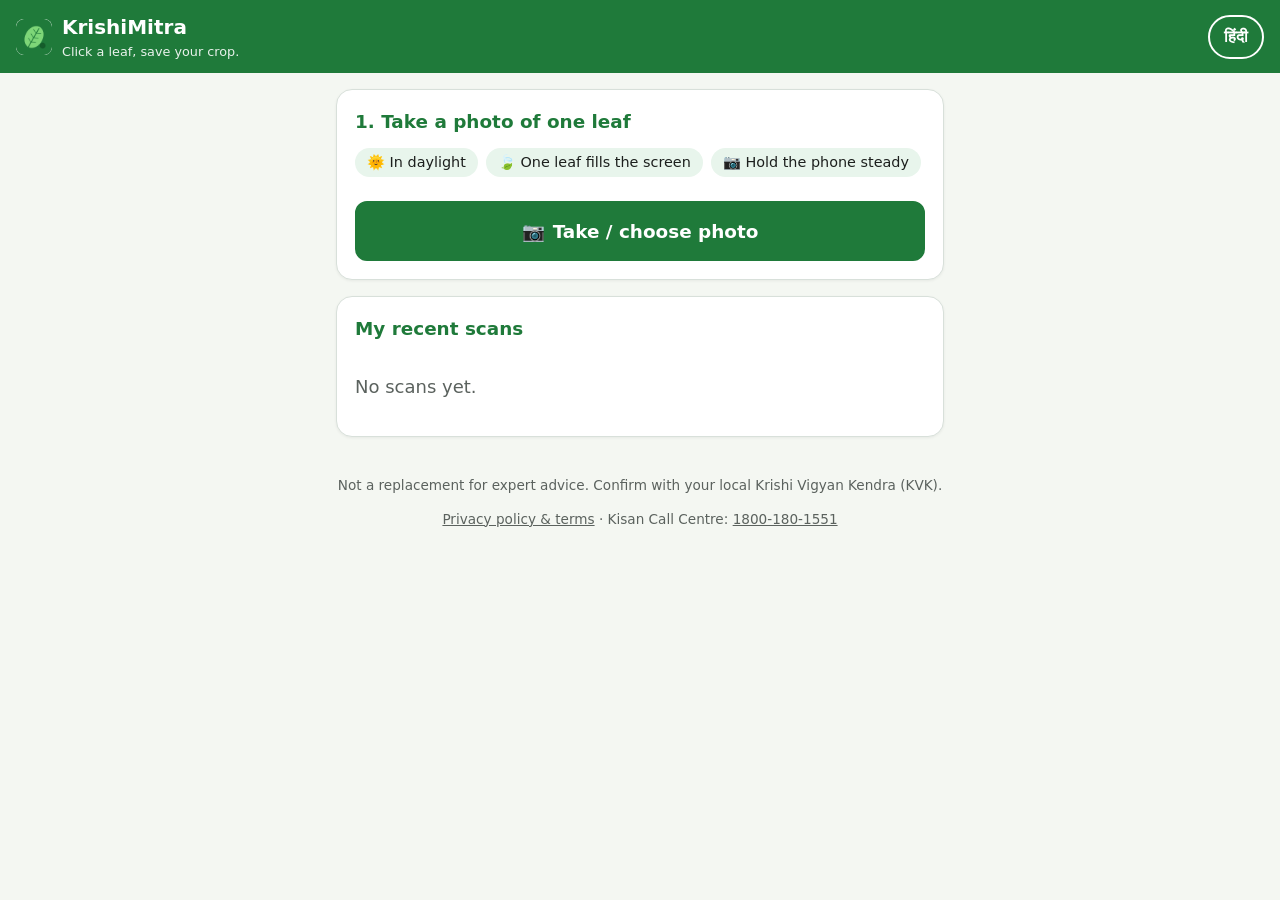
<file: web/index.html>
<!doctype html>
<html lang="en">
<head>
  <meta charset="utf-8">
  <meta name="viewport" content="width=device-width, initial-scale=1, viewport-fit=cover">
  <title>KrishiMitra – Crop Doctor</title>
  <meta name="description" content="Click a leaf, save your crop. AI crop disease detection with advice in Hindi and English.">
  <meta name="theme-color" content="#1f7a3a">
  <link rel="manifest" href="manifest.webmanifest">
  <link rel="icon" href="icons/icon-192.png" type="image/png">
  <link rel="apple-touch-icon" href="icons/apple-touch-icon.png">
  <link rel="stylesheet" href="styles.css">
</head>
<body>
  <header class="topbar">
    <div class="brand">
      <img src="icons/icon-192.png" alt="" width="36" height="36">
      <div>
        <h1>KrishiMitra</h1>
        <p class="tagline" data-i18n="tagline">Click a leaf, save your crop.</p>
      </div>
    </div>
    <button id="langBtn" class="lang-btn" type="button" aria-label="Change language">हिंदी</button>
  </header>

  <div id="offlineBanner" class="banner hidden" role="status" data-i18n="offline">You are offline. Connect to the internet to check a leaf.</div>

  <main>
    <!-- STEP 1: capture -->
    <section class="card" id="captureCard">
      <h2 data-i18n="step1">1. Take a photo of one leaf</h2>
      <ul class="tips">
        <li data-i18n="tip1">🌞 In daylight</li>
        <li data-i18n="tip2">🍃 One leaf fills the screen</li>
        <li data-i18n="tip3">📷 Hold the phone steady</li>
      </ul>
      <label class="btn btn-primary btn-big" for="fileInput">
        <span aria-hidden="true">📷</span> <span data-i18n="takePhoto">Take / choose photo</span>
      </label>
      <input id="fileInput" type="file" accept="image/*" capture="environment" hidden>
      <img id="preview" class="preview hidden" alt="Selected leaf photo">
      <button id="checkBtn" class="btn btn-primary btn-big hidden" type="button" data-i18n="check">Check my crop</button>
      <div id="loading" class="loading hidden" role="status">
        <div class="spinner" aria-hidden="true"></div>
        <span data-i18n="checking">Checking your leaf…</span>
      </div>
      <p id="errorMsg" class="error hidden" role="alert"></p>
    </section>

    <!-- STEP 2: result -->
    <section class="card hidden" id="resultCard" aria-live="polite">
      <h2 data-i18n="step2">2. Result</h2>
      <div id="statusMsg" class="status"></div>
      <div id="resultMain" class="result-main">
        <p class="crop" id="resCrop"></p>
        <p class="disease" id="resDisease"></p>
        <div class="confidence">
          <div class="bar"><div id="confBar" class="bar-fill"></div></div>
          <span id="confText"></span>
        </div>
        <span id="severity" class="badge"></span>
      </div>
      <details id="topDetails">
        <summary data-i18n="otherPossibilities">Other possibilities</summary>
        <ol id="topList"></ol>
      </details>
      <div id="infoBox" class="info"></div>
      <p class="disclaimer" id="disclaimer"></p>

      <div class="feedback">
        <span data-i18n="wasCorrect">Was this result correct?</span>
        <button class="btn btn-small" type="button" data-correct="true">👍 <span data-i18n="yes">Yes</span></button>
        <button class="btn btn-small" type="button" data-correct="false">👎 <span data-i18n="no">No</span></button>
        <span id="feedbackThanks" class="thanks hidden" data-i18n="thanks">Thank you!</span>
      </div>
    </section>

    <!-- STEP 3: advice -->
    <section class="card hidden" id="adviceCard">
      <h2 data-i18n="step3">3. What should I do?</h2>
      <button id="adviceBtn" class="btn btn-primary btn-big" type="button" data-i18n="getAdvice">Get advice</button>
      <div id="adviceLoading" class="loading hidden" role="status">
        <div class="spinner" aria-hidden="true"></div><span data-i18n="thinking">Preparing advice…</span>
      </div>
      <div id="adviceText" class="advice"></div>
      <button id="listenBtn" class="btn btn-secondary btn-big hidden" type="button">🔊 <span data-i18n="listen">Listen</span></button>
      <audio id="audio" controls class="hidden"></audio>
    </section>

    <!-- STEP 4: chat -->
    <section class="card hidden" id="chatCard">
      <h2 data-i18n="step4">4. Ask a question</h2>
      <div id="chatLog" class="chat-log"></div>
      <form id="chatForm" class="chat-form">
        <input id="chatInput" type="text" maxlength="500" autocomplete="off" required
               data-i18n-placeholder="askPlaceholder" placeholder="e.g. Can I use neem oil?">
        <button class="btn btn-primary" type="submit" data-i18n="send">Send</button>
      </form>
    </section>

    <!-- History -->
    <section class="card" id="historyCard">
      <h2 data-i18n="history">My recent scans</h2>
      <ul id="historyList" class="history"></ul>
      <p id="historyEmpty" class="muted" data-i18n="noHistory">No scans yet.</p>
    </section>
  </main>

  <footer class="footer">
    <p data-i18n="footer">Not a replacement for expert advice. Confirm with your local Krishi Vigyan Kendra (KVK).</p>
    <p><a href="privacy.html" data-i18n="privacy">Privacy policy &amp; terms</a> · Kisan Call Centre: <a href="tel:18001801551">1800-180-1551</a></p>
  </footer>

  <script src="config.js"></script>
  <script src="local.js"></script>
  <script src="app.js"></script>
</body>
</html>
</file>
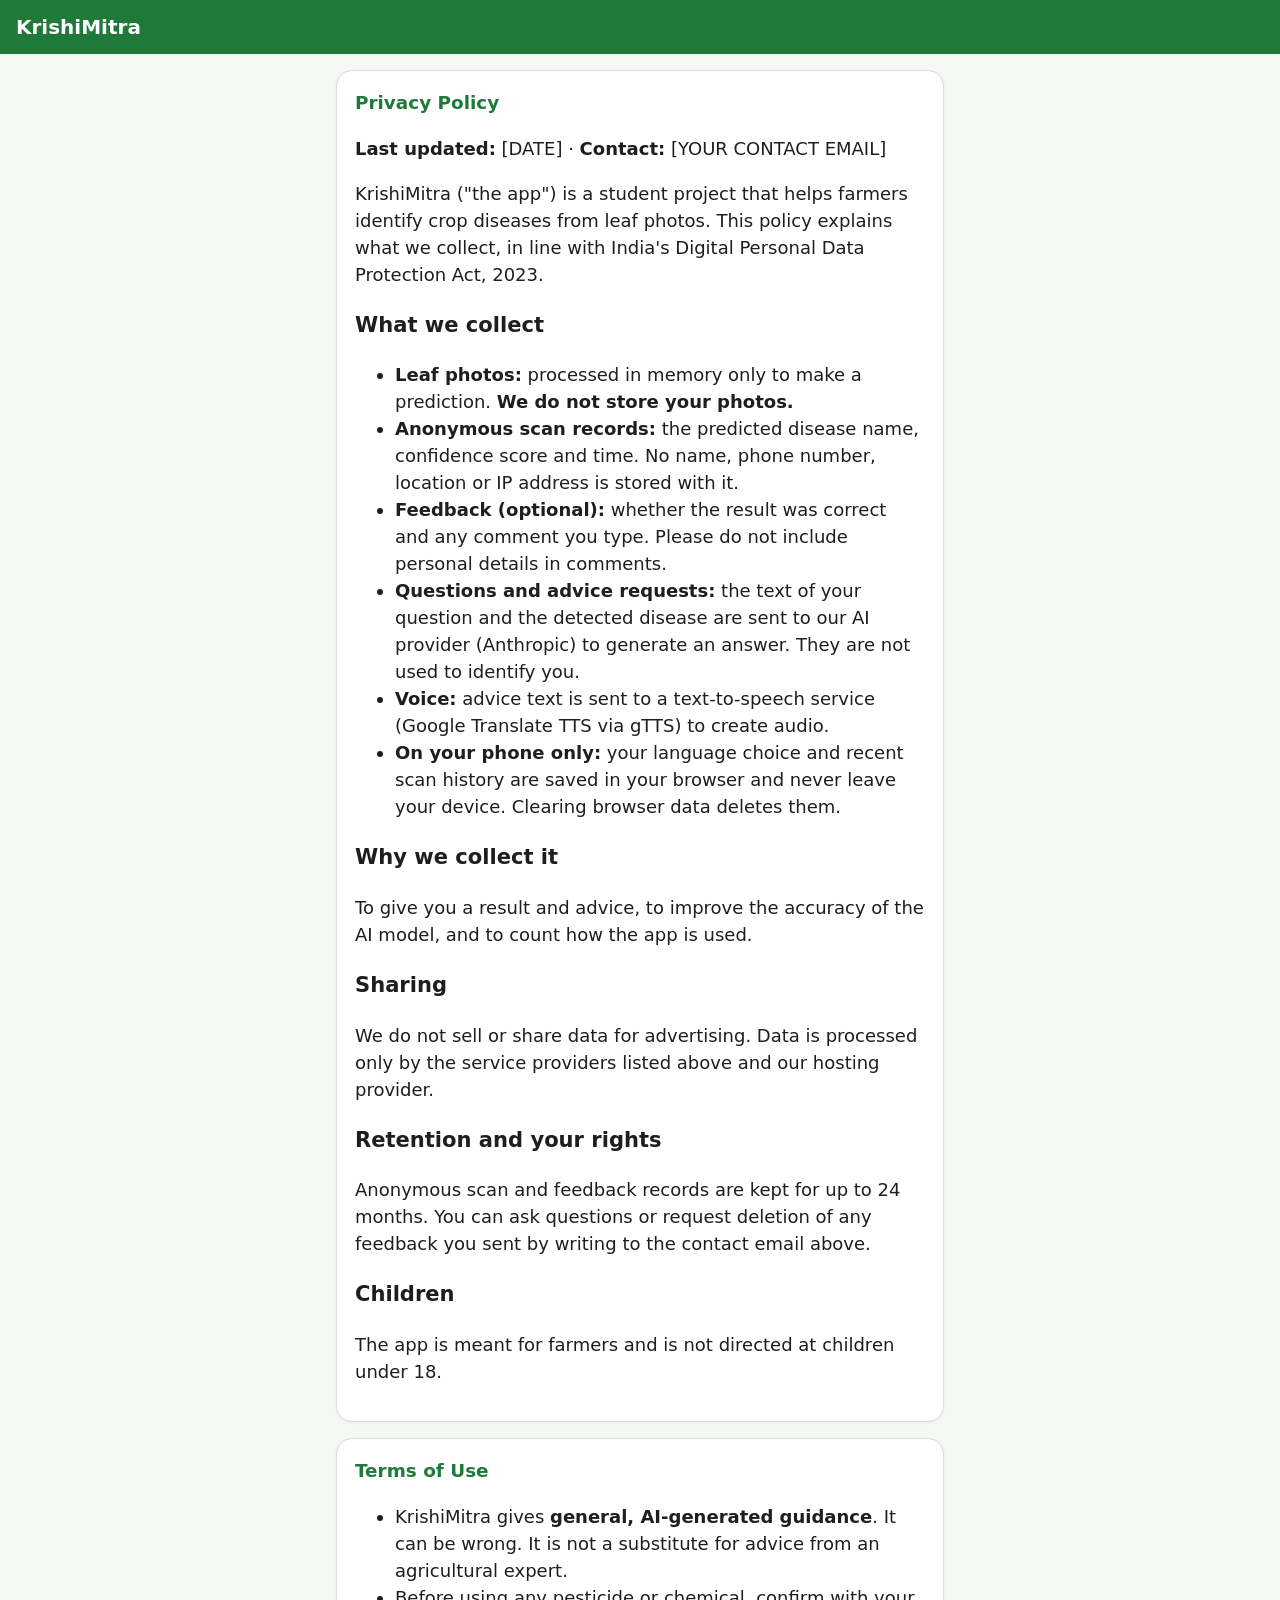
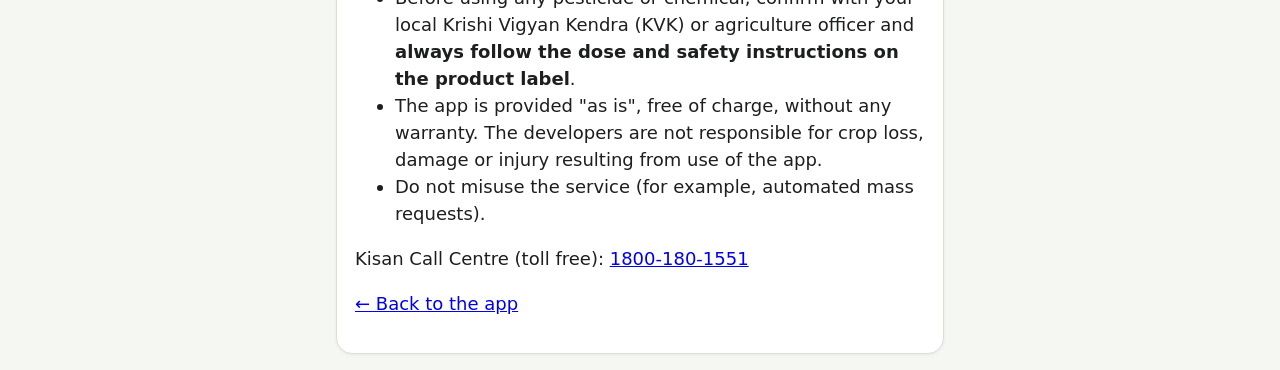
<file: web/privacy.html>
<!doctype html>
<html lang="en">
<head>
  <meta charset="utf-8">
  <meta name="viewport" content="width=device-width, initial-scale=1">
  <title>KrishiMitra – Privacy Policy & Terms</title>
  <link rel="stylesheet" href="styles.css">
</head>
<body>
  <header class="topbar"><div class="brand"><h1>KrishiMitra</h1></div></header>
  <main>
    <section class="card">
      <h2>Privacy Policy</h2>
      <p><strong>Last updated:</strong> [DATE] · <strong>Contact:</strong> [YOUR CONTACT EMAIL]</p>
      <p>KrishiMitra ("the app") is a student project that helps farmers identify crop diseases from leaf photos.
        This policy explains what we collect, in line with India's Digital Personal Data Protection Act, 2023.</p>
      <h3>What we collect</h3>
      <ul>
        <li><strong>Leaf photos:</strong> processed in memory only to make a prediction. <strong>We do not store your photos.</strong></li>
        <li><strong>Anonymous scan records:</strong> the predicted disease name, confidence score and time. No name, phone number, location or IP address is stored with it.</li>
        <li><strong>Feedback (optional):</strong> whether the result was correct and any comment you type. Please do not include personal details in comments.</li>
        <li><strong>Questions and advice requests:</strong> the text of your question and the detected disease are sent to our AI provider (Anthropic) to generate an answer. They are not used to identify you.</li>
        <li><strong>Voice:</strong> advice text is sent to a text-to-speech service (Google Translate TTS via gTTS) to create audio.</li>
        <li><strong>On your phone only:</strong> your language choice and recent scan history are saved in your browser and never leave your device. Clearing browser data deletes them.</li>
      </ul>
      <h3>Why we collect it</h3>
      <p>To give you a result and advice, to improve the accuracy of the AI model, and to count how the app is used.</p>
      <h3>Sharing</h3>
      <p>We do not sell or share data for advertising. Data is processed only by the service providers listed above and our hosting provider.</p>
      <h3>Retention and your rights</h3>
      <p>Anonymous scan and feedback records are kept for up to 24 months. You can ask questions or request deletion of any feedback you sent by writing to the contact email above.</p>
      <h3>Children</h3>
      <p>The app is meant for farmers and is not directed at children under 18.</p>
    </section>

    <section class="card">
      <h2>Terms of Use</h2>
      <ul>
        <li>KrishiMitra gives <strong>general, AI-generated guidance</strong>. It can be wrong. It is not a substitute for advice from an agricultural expert.</li>
        <li>Before using any pesticide or chemical, confirm with your local Krishi Vigyan Kendra (KVK) or agriculture officer and <strong>always follow the dose and safety instructions on the product label</strong>.</li>
        <li>The app is provided "as is", free of charge, without any warranty. The developers are not responsible for crop loss, damage or injury resulting from use of the app.</li>
        <li>Do not misuse the service (for example, automated mass requests).</li>
      </ul>
      <p>Kisan Call Centre (toll free): <a href="tel:18001801551">1800-180-1551</a></p>
      <p><a href="./">← Back to the app</a></p>
    </section>
  </main>
</body>
</html>
</file>
<file: web/styles.css>
/* KrishiMitra – farmer-friendly, mobile-first styles. Big buttons, high contrast, few words. */
:root {
  --green: #1f7a3a;
  --green-dark: #155c2b;
  --green-light: #e8f5ec;
  --amber: #b76e00;
  --red: #b3261e;
  --text: #1c1f1d;
  --muted: #5b625e;
  --bg: #f4f7f2;
  --card: #ffffff;
  --border: #d8e0da;
  --radius: 16px;
}
@media (prefers-color-scheme: dark) {
  :root {
    --green-light: #173822;
    --text: #e8ede9;
    --muted: #a7b0aa;
    --bg: #101411;
    --card: #1a201c;
    --border: #2c352f;
  }
}
* { box-sizing: border-box; }
html { -webkit-text-size-adjust: 100%; }
body {
  margin: 0;
  font-family: system-ui, -apple-system, "Segoe UI", Roboto, "Noto Sans", "Noto Sans Devanagari", sans-serif;
  font-size: 18px;
  line-height: 1.5;
  color: var(--text);
  background: var(--bg);
}
.hidden { display: none !important; }

.topbar {
  position: sticky; top: 0; z-index: 10;
  display: flex; align-items: center; justify-content: space-between; gap: 12px;
  padding: 12px 16px; padding-top: max(12px, env(safe-area-inset-top));
  background: var(--green); color: #fff;
}
.brand { display: flex; align-items: center; gap: 10px; }
.brand img { border-radius: 8px; background: #fff; }
.brand h1 { margin: 0; font-size: 1.25rem; }
.tagline { margin: 0; font-size: 0.8rem; opacity: 0.9; }
.lang-btn {
  min-height: 44px; padding: 6px 14px; border-radius: 999px; border: 2px solid #fff;
  background: transparent; color: #fff; font-size: 1rem; font-weight: 600; cursor: pointer;
}

.banner { padding: 10px 16px; background: var(--amber); color: #fff; text-align: center; font-weight: 600; }

main { max-width: 640px; margin: 0 auto; padding: 16px; display: grid; gap: 16px; }
.card {
  background: var(--card); border: 1px solid var(--border); border-radius: var(--radius);
  padding: 18px; box-shadow: 0 1px 3px rgba(0, 0, 0, 0.06);
}
.card h2 { margin: 0 0 12px; font-size: 1.15rem; color: var(--green); }
@media (prefers-color-scheme: dark) { .card h2 { color: #7fd69a; } }

.tips { list-style: none; padding: 0; margin: 0 0 14px; display: flex; flex-wrap: wrap; gap: 8px; }
.tips li { background: var(--green-light); border-radius: 999px; padding: 4px 12px; font-size: 0.9rem; }

.btn {
  display: inline-flex; align-items: center; justify-content: center; gap: 8px;
  min-height: 48px; padding: 10px 18px; border-radius: 12px; border: 2px solid var(--green);
  background: var(--card); color: var(--green); font: inherit; font-weight: 600; cursor: pointer;
}
.btn:focus-visible, .lang-btn:focus-visible { outline: 3px solid #f2b705; outline-offset: 2px; }
.btn-primary { background: var(--green); color: #fff; }
.btn-primary:active { background: var(--green-dark); }
.btn-secondary { background: var(--green-light); }
.btn-big { width: 100%; min-height: 60px; font-size: 1.15rem; margin-top: 10px; }
.btn-small { min-height: 44px; padding: 6px 12px; font-size: 1rem; }
.btn[disabled] { opacity: 0.6; cursor: wait; }

.preview { display: block; width: 100%; max-height: 360px; object-fit: contain; border-radius: 12px; margin-top: 12px; background: #000; }

.loading { display: flex; align-items: center; gap: 12px; margin-top: 14px; font-weight: 600; }
.spinner {
  width: 28px; height: 28px; border-radius: 50%;
  border: 4px solid var(--green-light); border-top-color: var(--green);
  animation: spin 0.9s linear infinite;
}
@keyframes spin { to { transform: rotate(360deg); } }
@media (prefers-reduced-motion: reduce) { .spinner { animation-duration: 3s; } }

.error { color: var(--red); font-weight: 600; margin: 12px 0 0; }
.status { font-weight: 600; margin-bottom: 8px; }
.status.warn { color: var(--amber); }
.status.bad { color: var(--red); }

.result-main .crop { margin: 0; color: var(--muted); }
.result-main .disease { margin: 2px 0 10px; font-size: 1.5rem; font-weight: 700; }
.confidence { display: flex; align-items: center; gap: 10px; }
.bar { flex: 1; height: 14px; background: var(--green-light); border-radius: 999px; overflow: hidden; }
.bar-fill { height: 100%; width: 0; background: var(--green); transition: width 0.5s; }
.badge { display: inline-block; margin-top: 10px; padding: 4px 12px; border-radius: 999px; font-size: 0.9rem; font-weight: 700; }
.badge.high { background: #fde7e5; color: var(--red); }
.badge.medium { background: #fff1d6; color: var(--amber); }
.badge.low, .badge.none { background: var(--green-light); color: var(--green); }

details { margin-top: 12px; }
summary { cursor: pointer; font-weight: 600; min-height: 44px; display: flex; align-items: center; }
.info h3 { font-size: 1rem; margin: 14px 0 4px; }
.info ul { margin: 0; padding-left: 22px; }
.disclaimer { font-size: 0.9rem; color: var(--muted); border-left: 4px solid var(--amber); padding-left: 10px; }

.feedback { display: flex; flex-wrap: wrap; align-items: center; gap: 8px; margin-top: 12px; }
.thanks { color: var(--green); font-weight: 600; }

.advice { white-space: pre-wrap; margin-top: 12px; }

.chat-log { display: grid; gap: 8px; margin-bottom: 10px; max-height: 360px; overflow-y: auto; }
.msg { padding: 10px 12px; border-radius: 12px; white-space: pre-wrap; }
.msg.user { background: var(--green); color: #fff; justify-self: end; max-width: 85%; }
.msg.bot { background: var(--green-light); justify-self: start; max-width: 95%; }
.chat-form { display: flex; gap: 8px; }
.chat-form input {
  flex: 1; min-height: 48px; padding: 8px 12px; border-radius: 12px; border: 2px solid var(--border);
  font: inherit; background: var(--card); color: var(--text); min-width: 0;
}

.history { list-style: none; padding: 0; margin: 0; display: grid; gap: 6px; }
.history li { display: flex; justify-content: space-between; gap: 8px; border-bottom: 1px solid var(--border); padding: 6px 0; font-size: 0.95rem; }
.muted { color: var(--muted); }

.footer { max-width: 640px; margin: 0 auto; padding: 8px 16px 32px; font-size: 0.85rem; color: var(--muted); text-align: center; }
.footer a { color: inherit; }
</file>
